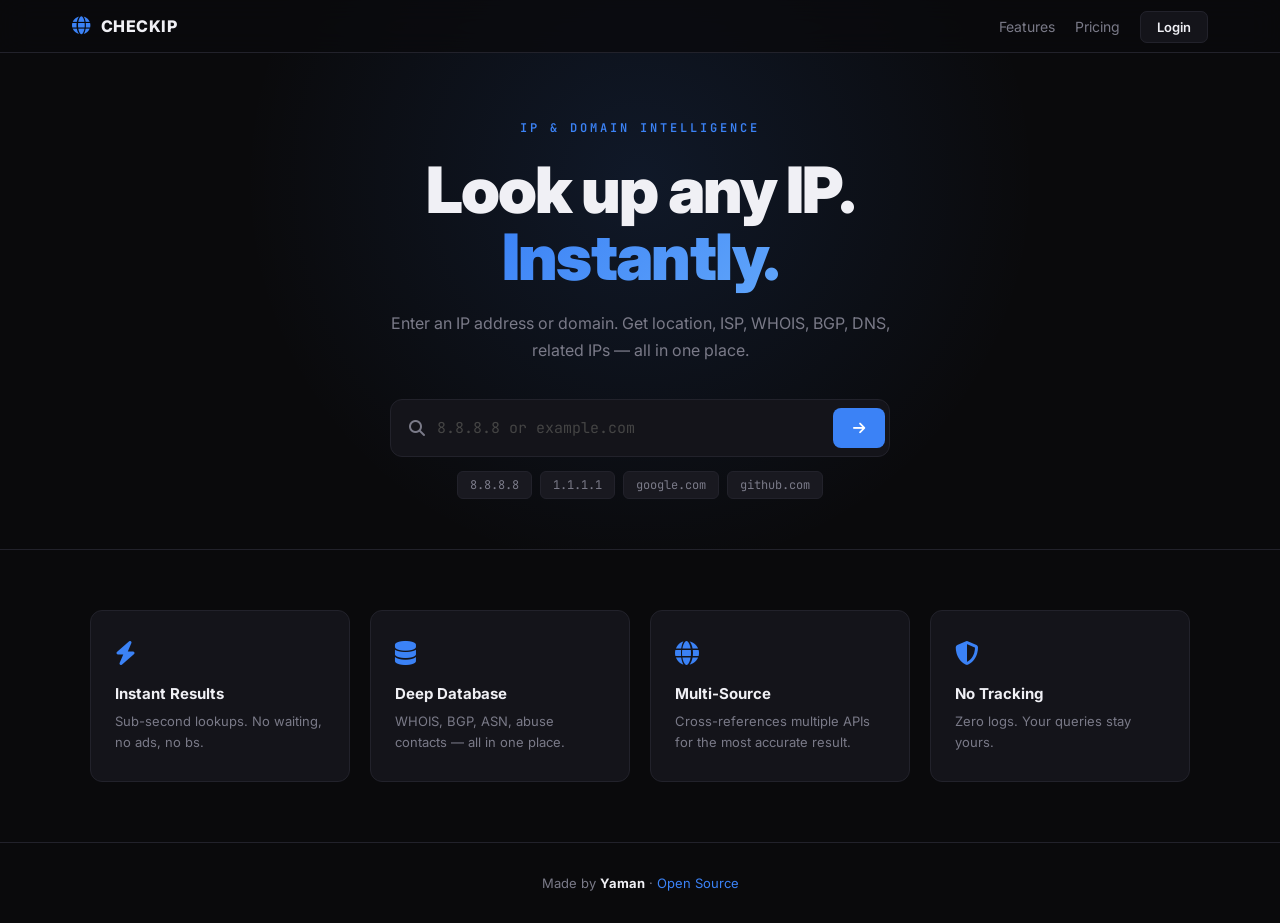
<file: index.html>
<!DOCTYPE html>
<html lang="en">
<head>
    <meta charset="UTF-8">
    <meta name="viewport" content="width=device-width, initial-scale=1.0">
    <title>CheckIP — Fast IP & Domain Lookup</title>
    <link rel="preconnect" href="https://fonts.googleapis.com">
    <link rel="preconnect" href="https://fonts.gstatic.com" crossorigin>
    <link href="https://fonts.googleapis.com/css2?family=Inter:wght@400;500;600;700;800;900&family=JetBrains+Mono:wght@400;500;600&display=swap" rel="stylesheet">
    <link rel="stylesheet" href="https://cdnjs.cloudflare.com/ajax/libs/font-awesome/6.5.1/css/all.min.css">
    <link rel="stylesheet" href="css/style.css">
</head>
<body>
    <nav class="nav">
        <div class="nav-inner">
            <a href="/" class="brand"><i class="fas fa-globe"></i> CHECKIP</a>
            <div class="nav-links">
                <a href="#features">Features</a>
                <a href="/pricing">Pricing</a>
                <div id="navAuth">
                    <a href="/auth" class="nav-btn">Login</a>
                </div>
            </div>
        </div>
    </nav>

    <header class="hero">
        <div class="hero-content">
            <p class="tag mono">IP & DOMAIN INTELLIGENCE</p>
            <h1>Look up any IP.<br><span class="g">Instantly.</span></h1>
            <p class="lead">Enter an IP address or domain. Get location, ISP, WHOIS, BGP, DNS, related IPs — all in one place.</p>
            <div class="search-box">
                <div class="search-wrap">
                    <i class="fas fa-search search-icon"></i>
                    <input type="text" id="query" placeholder="8.8.8.8 or example.com" autocomplete="off" spellcheck="false">
                    <button class="search-btn" id="searchBtn"><i class="fas fa-arrow-right"></i></button>
                </div>
                <div class="search-hints">
                    <span onclick="setQ('8.8.8.8')">8.8.8.8</span>
                    <span onclick="setQ('1.1.1.1')">1.1.1.1</span>
                    <span onclick="setQ('google.com')">google.com</span>
                    <span onclick="setQ('github.com')">github.com</span>
                </div>
            </div>
            <div class="credit-bar" id="creditBar" style="display:none;">
                <i class="fas fa-coins"></i>
                <span>Credits: <b id="creditCount">0</b> / <span id="creditLimit">10</span></span>
                <a href="/pricing" class="credit-upgrade">Upgrade</a>
            </div>
        </div>
        <div class="hero-glow"></div>
    </header>

    <section class="results" id="results" style="display:none;">
        <div class="results-inner">
            <div class="status-bar" id="statusBar">
                <span class="status-dot"></span>
                <span id="statusText">Ready</span>
                <span class="status-time" id="statusTime"></span>
            </div>

            <div class="info-grid" id="infoGrid"></div>

            <div class="section-header"><h2><i class="fas fa-server"></i> BGP / ASN</h2><p>Network origin and prefix data</p></div>
            <div class="info-grid" id="bgpGrid"></div>

            <div class="section-header"><h2><i class="fas fa-shield-alt"></i> WHOIS / Abuse</h2><p>Registration and abuse contact info</p></div>
            <div class="info-grid" id="whoisGrid"></div>

            <div class="section-header"><h2><i class="fas fa-project-diagram"></i> Related IPs</h2><p>IPs from the same /24 range</p></div>
            <div class="related-grid" id="relatedGrid"></div>

            <div class="section-header"><h2><i class="fas fa-list"></i> DNS Records</h2><p>A, AAAA, MX, NS, TXT records</p></div>
            <div class="dns-grid" id="dnsGrid"></div>

            <div class="section-header"><h2><i class="fas fa-history"></i> Recent Lookups</h2><p>Your last 10 queries</p></div>
            <div class="history-grid" id="historyGrid"></div>
        </div>
    </section>

    <section class="features" id="features">
        <div class="features-inner">
            <div class="feat"><div class="feat-icon"><i class="fas fa-bolt"></i></div><h3>Instant Results</h3><p>Sub-second lookups. No waiting, no ads, no bs.</p></div>
            <div class="feat"><div class="feat-icon"><i class="fas fa-database"></i></div><h3>Deep Database</h3><p>WHOIS, BGP, ASN, abuse contacts — all in one place.</p></div>
            <div class="feat"><div class="feat-icon"><i class="fas fa-globe"></i></div><h3>Multi-Source</h3><p>Cross-references multiple APIs for the most accurate result.</p></div>
            <div class="feat"><div class="feat-icon"><i class="fas fa-shield-alt"></i></div><h3>No Tracking</h3><p>Zero logs. Your queries stay yours.</p></div>
        </div>
    </section>

    <footer class="footer">
        <span>Made by <b>Yaman</b> · <a href="https://github.com/ywm1337/checkip" target="_blank">Open Source</a></span>
    </footer>

    <script src="js/app.js"></script>
</body>
</html>
</file>
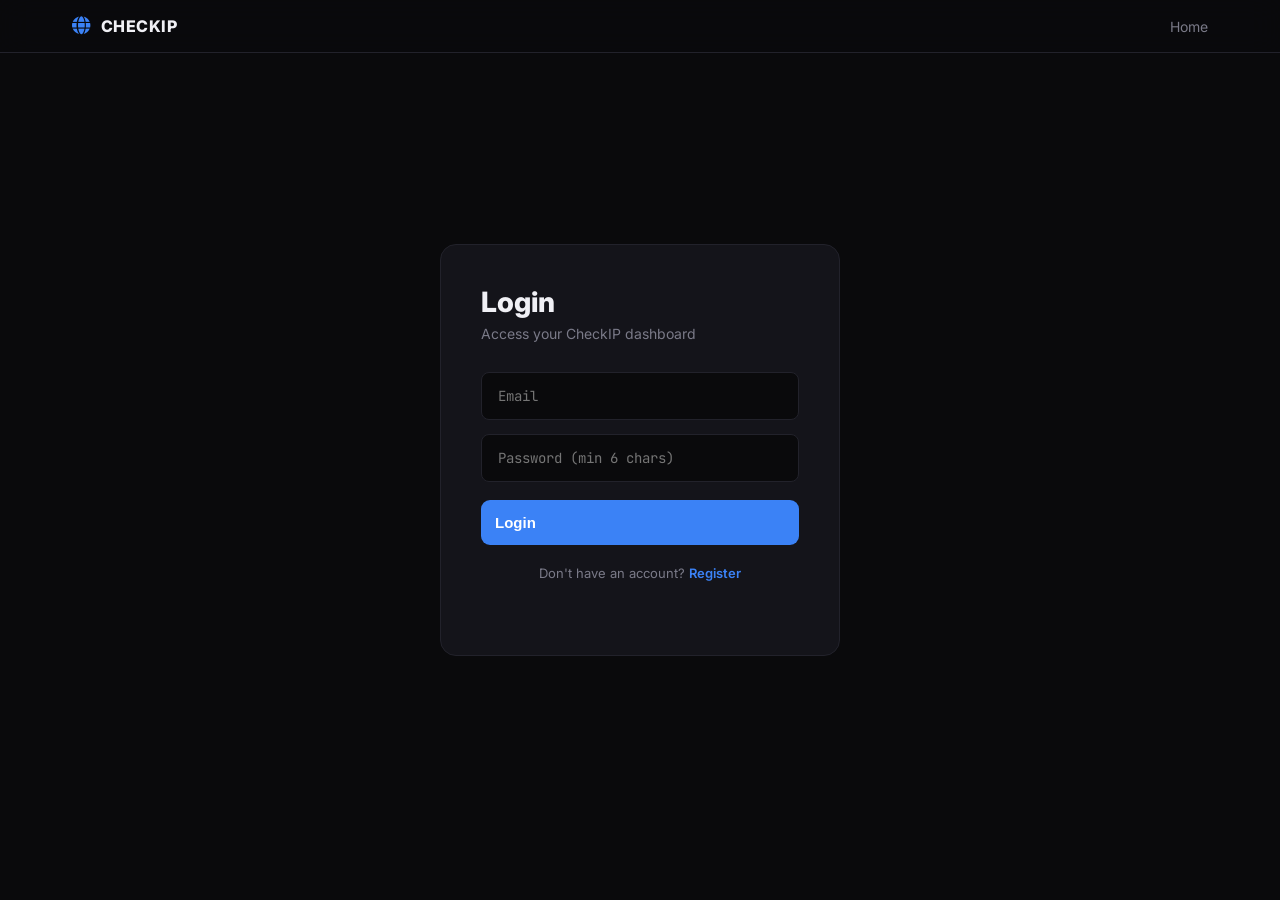
<file: auth.html>
<!DOCTYPE html>
<html lang="en">
<head>
    <meta charset="UTF-8">
    <meta name="viewport" content="width=device-width, initial-scale=1.0">
    <title>Login — CheckIP</title>
    <link rel="preconnect" href="https://fonts.googleapis.com">
    <link rel="preconnect" href="https://fonts.gstatic.com" crossorigin>
    <link href="https://fonts.googleapis.com/css2?family=Inter:wght@400;500;600;700;800;900&family=JetBrains+Mono:wght@400;500;600&display=swap" rel="stylesheet">
    <link rel="stylesheet" href="https://cdnjs.cloudflare.com/ajax/libs/font-awesome/6.5.1/css/all.min.css">
    <link rel="stylesheet" href="css/style.css">
</head>
<body>
    <nav class="nav">
        <div class="nav-inner">
            <a href="/" class="brand"><i class="fas fa-globe"></i> CHECKIP</a>
            <div class="nav-links"><a href="/">Home</a></div>
        </div>
    </nav>

    <div class="auth-page">
        <div class="auth-card">
            <h1 id="authTitle">Login</h1>
            <p class="auth-sub" id="authSub">Access your CheckIP dashboard</p>

            <form id="authForm" onsubmit="return false;">
                <input type="email" id="email" placeholder="Email" required autocomplete="email">
                <input type="password" id="password" placeholder="Password (min 6 chars)" required minlength="6">
                <button type="submit" class="btn btn-primary" id="authBtn">Login</button>
            </form>

            <div class="auth-toggle">
                <span id="toggleText">Don't have an account?</span>
                <a href="#" id="toggleLink" onclick="toggleMode()">Register</a>
            </div>

            <div class="auth-error" id="authError"></div>
        </div>
    </div>

    <script>
        let mode = 'login';
        const form = document.getElementById('authForm');
        const title = document.getElementById('authTitle');
        const sub = document.getElementById('authSub');
        const btn = document.getElementById('authBtn');
        const toggleText = document.getElementById('toggleText');
        const toggleLink = document.getElementById('toggleLink');
        const errorEl = document.getElementById('authError');

        // Already logged in?
        if (localStorage.getItem('checkip_user')) location.href = '/dashboard';

        function toggleMode() {
            mode = mode === 'login' ? 'register' : 'login';
            title.textContent = mode === 'login' ? 'Login' : 'Register';
            sub.textContent = mode === 'login' ? 'Access your CheckIP dashboard' : 'Create a free account (10 lookups/day)';
            btn.textContent = mode === 'login' ? 'Login' : 'Register';
            toggleText.textContent = mode === 'login' ? "Don't have an account?" : 'Already have an account?';
            toggleLink.textContent = mode === 'login' ? 'Register' : 'Login';
            errorEl.textContent = '';
        }

        form.addEventListener('submit', async () => {
            errorEl.textContent = '';
            const email = document.getElementById('email').value;
            const password = document.getElementById('password').value;
            const endpoint = mode === 'login' ? '/api/login' : '/api/register';

            try {
                const res = await fetch(endpoint, {
                    method: 'POST',
                    headers: { 'Content-Type': 'application/json' },
                    body: JSON.stringify({ email, password })
                });
                const data = await res.json();
                if (data.error) { errorEl.textContent = data.error; return; }
                localStorage.setItem('checkip_user', JSON.stringify(data.user));
                location.href = '/dashboard';
            } catch (e) {
                errorEl.textContent = 'Connection error';
            }
        });
    </script>
</body>
</html>
</file>
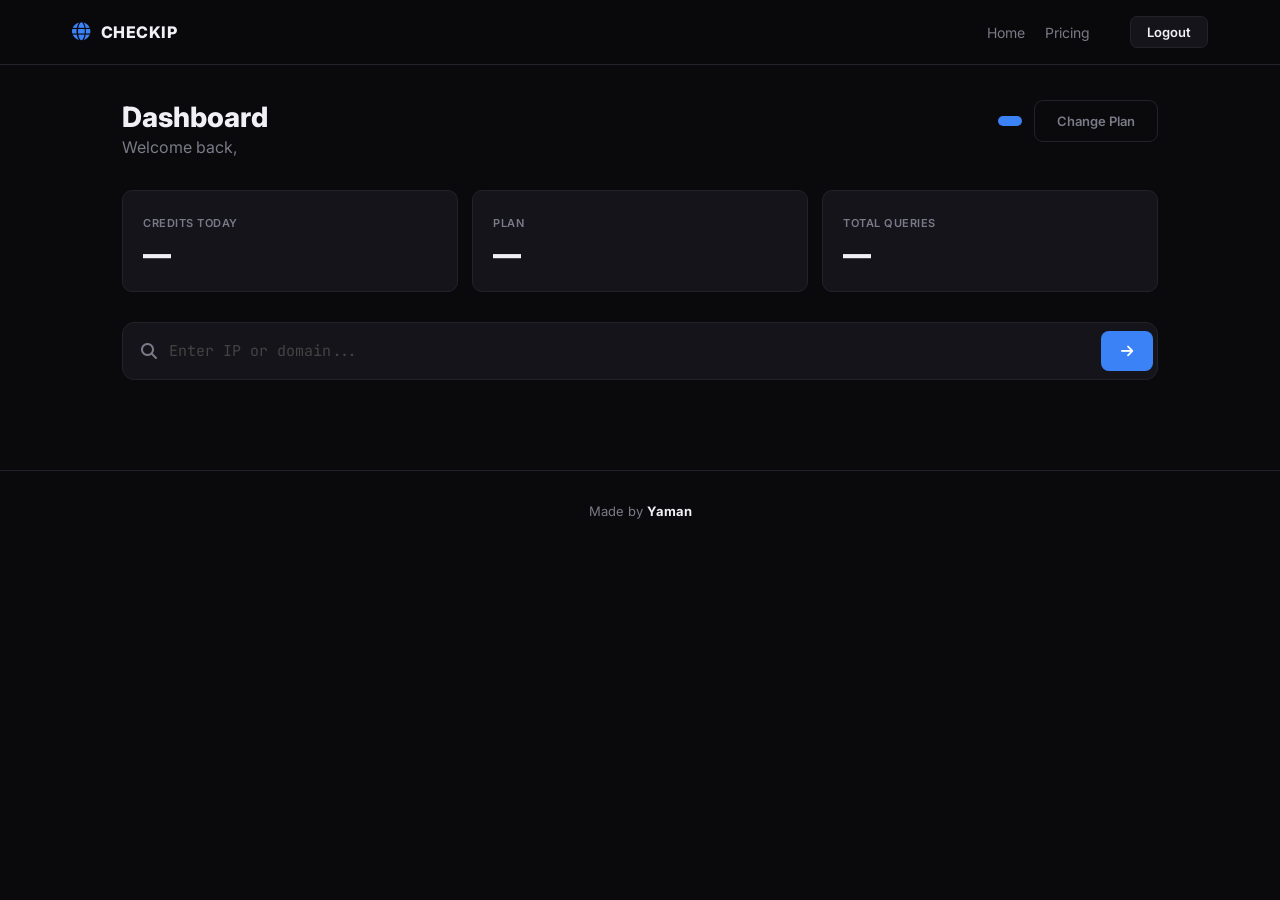
<file: dashboard.html>
<!DOCTYPE html>
<html lang="en">
<head>
    <meta charset="UTF-8">
    <meta name="viewport" content="width=device-width, initial-scale=1.0">
    <title>Dashboard — CheckIP</title>
    <link rel="preconnect" href="https://fonts.googleapis.com">
    <link rel="preconnect" href="https://fonts.gstatic.com" crossorigin>
    <link href="https://fonts.googleapis.com/css2?family=Inter:wght@400;500;600;700;800;900&family=JetBrains+Mono:wght@400;500;600&display=swap" rel="stylesheet">
    <link rel="stylesheet" href="https://cdnjs.cloudflare.com/ajax/libs/font-awesome/6.5.1/css/all.min.css">
    <link rel="stylesheet" href="css/style.css">
</head>
<body>
    <nav class="nav">
        <div class="nav-inner">
            <a href="/" class="brand"><i class="fas fa-globe"></i> CHECKIP</a>
            <div class="nav-links">
                <a href="/">Home</a>
                <a href="/pricing">Pricing</a>
                <span class="nav-user" id="navUser"></span>
                <a href="#" onclick="logout()" class="nav-btn">Logout</a>
            </div>
        </div>
    </nav>

    <div class="dashboard">
        <div class="dash-header">
            <div>
                <h1>Dashboard</h1>
                <p class="lead" style="margin:0;">Welcome back, <span id="dashEmail"></span></p>
            </div>
            <div class="dash-plan">
                <span class="plan-badge" id="dashPlan"></span>
                <a href="/pricing" class="btn btn-ghost" style="font-size:13px;">Change Plan</a>
            </div>
        </div>

        <div class="dash-stats">
            <div class="stat-card">
                <span class="stat-label">Credits Today</span>
                <span class="stat-val" id="dashCredits">—</span>
            </div>
            <div class="stat-card">
                <span class="stat-label">Plan</span>
                <span class="stat-val" id="dashPlanName">—</span>
            </div>
            <div class="stat-card">
                <span class="stat-label">Total Queries</span>
                <span class="stat-val" id="dashTotal">—</span>
            </div>
        </div>

        <div class="dash-search">
            <div class="search-wrap">
                <i class="fas fa-search search-icon"></i>
                <input type="text" id="query" placeholder="Enter IP or domain..." autocomplete="off" spellcheck="false">
                <button class="search-btn" id="searchBtn"><i class="fas fa-arrow-right"></i></button>
            </div>
        </div>

        <div id="results" style="display:none;">
            <div class="status-bar" id="statusBar">
                <span class="status-dot"></span>
                <span id="statusText">Ready</span>
                <span class="status-time" id="statusTime"></span>
            </div>
            <div class="info-grid" id="infoGrid"></div>
            <div class="info-grid" id="bgpGrid"></div>
            <div class="info-grid" id="whoisGrid"></div>
            <div class="section-header"><h2><i class="fas fa-project-diagram"></i> Related IPs</h2></div>
            <div class="related-grid" id="relatedGrid"></div>
            <div class="section-header"><h2><i class="fas fa-list"></i> DNS Records</h2></div>
            <div class="dns-grid" id="dnsGrid"></div>
            <div class="section-header"><h2><i class="fas fa-history"></i> Recent Lookups</h2></div>
            <div class="history-grid" id="historyGrid"></div>
        </div>
    </div>

    <footer class="footer"><span>Made by <b>Yaman</b></span></footer>
    <script src="js/app.js"></script>
    <script>
        const user = JSON.parse(localStorage.getItem('checkip_user') || 'null');
        if (!user) location.href = '/auth';

        document.getElementById('navUser').textContent = user.email;
        document.getElementById('dashEmail').textContent = user.email;
        document.getElementById('dashPlan').textContent = user.plan.toUpperCase();
        document.getElementById('dashPlanName').textContent = user.plan;

        loadCredits();
        loadHistory();

        async function loadCredits() {
            const res = await fetch('/api/credits', { headers: { 'X-User-Id': user.id } });
            const d = await res.json();
            document.getElementById('dashCredits').textContent = d.credits === -1 ? '∞' : d.credits;
        }

        async function loadHistory() {
            const res = await fetch('/api/history', { headers: { 'X-User-Id': user.id } });
            const data = await res.json();
            const grid = document.getElementById('historyGrid');
            grid.innerHTML = '';
            data.slice(0, 10).forEach(h => {
                grid.innerHTML += '<div class="hist-item"><span class="mono">' + h.query + '</span><span class="mut">' + new Date(h.created_at).toLocaleString() + '</span></div>';
            });
        }

        function logout() {
            localStorage.removeItem('checkip_user');
            location.href = '/';
        }
    </script>
</body>
</html>
</file>
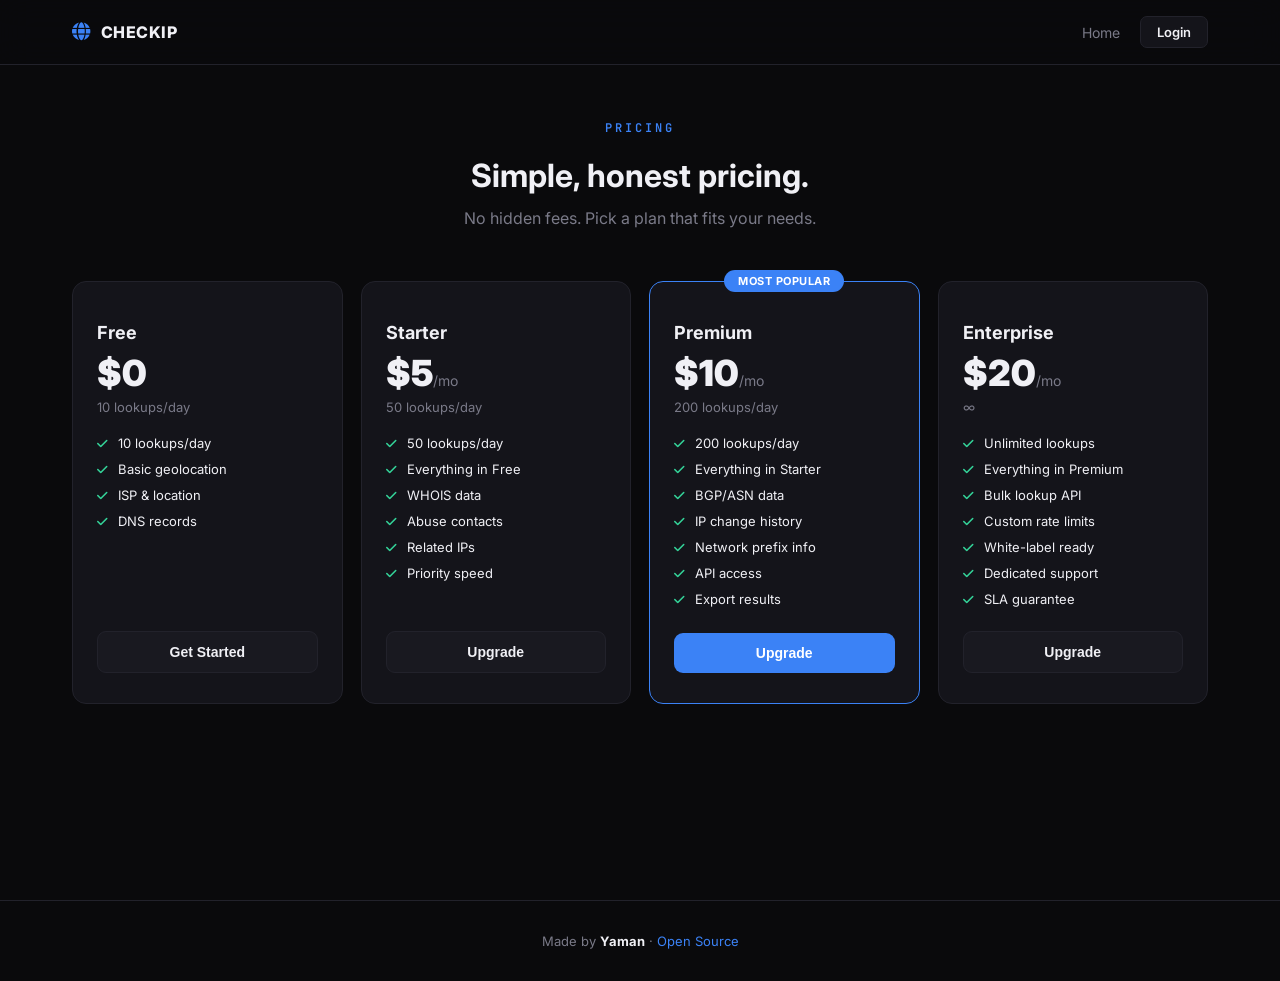
<file: pricing.html>
<!DOCTYPE html>
<html lang="en">
<head>
    <meta charset="UTF-8">
    <meta name="viewport" content="width=device-width, initial-scale=1.0">
    <title>Pricing — CheckIP</title>
    <link rel="preconnect" href="https://fonts.googleapis.com">
    <link rel="preconnect" href="https://fonts.gstatic.com" crossorigin>
    <link href="https://fonts.googleapis.com/css2?family=Inter:wght@400;500;600;700;800;900&family=JetBrains+Mono:wght@400;500;600&display=swap" rel="stylesheet">
    <link rel="stylesheet" href="https://cdnjs.cloudflare.com/ajax/libs/font-awesome/6.5.1/css/all.min.css">
    <link rel="stylesheet" href="css/style.css">
</head>
<body>
    <nav class="nav">
        <div class="nav-inner">
            <a href="/" class="brand"><i class="fas fa-globe"></i> CHECKIP</a>
            <div class="nav-links">
                <a href="/">Home</a>
                <a href="/auth" class="nav-btn">Login</a>
            </div>
        </div>
    </nav>

    <div class="pricing-page">
        <p class="tag mono" style="text-align:center;">PRICING</p>
        <h1 style="text-align:center;margin-bottom:10px;">Simple, honest pricing.</h1>
        <p class="lead" style="text-align:center;max-width:50ch;margin:0 auto 50px;">No hidden fees. Pick a plan that fits your needs.</p>

        <div class="pricing-grid" id="pricingGrid"></div>
    </div>

    <footer class="footer">
        <span>Made by <b>Yaman</b> · <a href="https://github.com/ywm1337/checkip" target="_blank">Open Source</a></span>
    </footer>

    <script>
        const plans = [
            { id:'free', name:'Free', price:0, credits:10, features:['10 lookups/day','Basic geolocation','ISP & location','DNS records'], popular:false },
            { id:'starter', name:'Starter', price:5, credits:50, features:['50 lookups/day','Everything in Free','WHOIS data','Abuse contacts','Related IPs','Priority speed'], popular:false },
            { id:'premium', name:'Premium', price:10, credits:200, features:['200 lookups/day','Everything in Starter','BGP/ASN data','IP change history','Network prefix info','API access','Export results'], popular:true },
            { id:'enterprise', name:'Enterprise', price:20, credits:'∞', features:['Unlimited lookups','Everything in Premium','Bulk lookup API','Custom rate limits','White-label ready','Dedicated support','SLA guarantee'], popular:false },
        ];

        const user = JSON.parse(localStorage.getItem('checkip_user') || 'null');
        const grid = document.getElementById('pricingGrid');

        plans.forEach(p => {
            const isCurrent = user && user.plan === p.id;
            grid.innerHTML += `
                <div class="plan-card ${p.popular ? 'feature' : ''} ${isCurrent ? 'current' : ''}">
                    ${p.popular ? '<span class="badge">MOST POPULAR</span>' : ''}
                    ${isCurrent ? '<span class="badge current-badge">CURRENT PLAN</span>' : ''}
                    <h3>${p.name}</h3>
                    <p class="price">$${p.price}<span>${p.price === 0 ? '' : '/mo'}</span></p>
                    <p class="credits-info">${p.credits}${typeof p.credits === 'number' ? ' lookups/day' : ''}</p>
                    <ul>${p.features.map(f => '<li><i class="fas fa-check"></i> ' + f + '</li>').join('')}</ul>
                    <button class="btn ${p.popular ? 'btn-primary' : 'btn-dark'}" onclick="selectPlan('${p.id}')">${isCurrent ? 'Current' : p.price === 0 ? 'Get Started' : 'Upgrade'}</button>
                </div>
            `;
        });

        function selectPlan(id) {
            if (!user) { location.href = '/auth'; return; }
            if (user.plan === id) return;
            fetch('/api/upgrade', {
                method: 'POST',
                headers: { 'Content-Type': 'application/json', 'X-User-Id': user.id },
                body: JSON.stringify({ plan: id })
            }).then(r => r.json()).then(d => {
                if (d.ok) {
                    user.plan = id;
                    localStorage.setItem('checkip_user', JSON.stringify(user));
                    location.reload();
                }
            });
        }
    </script>
</body>
</html>
</file>
<file: css/style.css>
:root {
    --bg: #0a0a0c; --bg2: #0f0f13; --panel: #14141a; --panel2: #191920;
    --line: #22222b; --text: #f0f0f5; --mut: #7a7a88;
    --acc: #3b82f6; --acc2: #60a5fa; --green: #34d399; --red: #f87171; --yellow: #fbbf24;
    --mono: 'JetBrains Mono', monospace;
}
* { margin:0; padding:0; box-sizing:border-box; }
html { scroll-behavior: smooth; }
body { background:var(--bg); color:var(--text); font-family:'Inter',sans-serif; -webkit-font-smoothing:antialiased; min-height:100vh; }
a { text-decoration:none; color:inherit; }
.mono { font-family:var(--mono); }
.mut { color:var(--mut); }

/* Nav */
.nav { position:fixed; top:0; left:0; right:0; z-index:100; background:rgba(10,10,12,.75); backdrop-filter:blur(16px); border-bottom:1px solid var(--line); }
.nav-inner { max-width:1200px; margin:0 auto; display:flex; justify-content:space-between; align-items:center; padding:16px 32px; }
.brand { font-weight:800; font-size:16px; letter-spacing:.5px; display:flex; align-items:center; gap:10px; }
.brand i { color:var(--acc); font-size:18px; }
.nav-links { display:flex; gap:20px; align-items:center; font-size:14px; color:var(--mut); }
.nav-links a:hover { color:var(--text); }
.nav-btn { background:var(--panel); border:1px solid var(--line); padding:7px 16px; border-radius:7px; color:var(--text) !important; font-weight:600; font-size:13px; }
.nav-btn:hover { border-color:var(--acc); }
.nav-user { color:var(--acc); font-size:13px; font-family:var(--mono); }

/* Hero */
.hero { min-height:60vh; display:flex; align-items:center; justify-content:center; text-align:center; padding:120px 32px 50px; position:relative; overflow:hidden; }
.hero-glow { position:absolute; top:-40%; left:50%; transform:translateX(-50%); width:800px; height:800px; border-radius:50%; background:radial-gradient(circle,rgba(59,130,246,.12) 0%,transparent 70%); pointer-events:none; }
.hero-content { position:relative; z-index:1; max-width:700px; }
.tag { font-size:12px; letter-spacing:3px; color:var(--acc); margin-bottom:20px; font-weight:600; }
.hero h1 { font-size:clamp(38px,6vw,64px); line-height:1.05; font-weight:900; letter-spacing:-.03em; margin-bottom:20px; }
.g { background:linear-gradient(135deg,var(--acc),var(--acc2)); -webkit-background-clip:text; background-clip:text; -webkit-text-fill-color:transparent; }
.lead { color:var(--mut); font-size:16px; line-height:1.65; max-width:50ch; margin:0 auto 36px; }

/* Search */
.search-box { max-width:580px; margin:0 auto; }
.search-wrap { display:flex; align-items:center; background:var(--panel); border:1px solid var(--line); border-radius:12px; padding:4px 4px 4px 18px; transition:border-color .2s; }
.search-wrap:focus-within { border-color:var(--acc); }
.search-icon { color:var(--mut); font-size:16px; margin-right:12px; }
.search-wrap input { flex:1; background:none; border:none; outline:none; color:var(--text); font-family:var(--mono); font-size:15px; padding:14px 0; }
.search-wrap input::placeholder { color:#444; }
.search-btn { background:var(--acc); color:#fff; border:none; font-weight:700; font-size:14px; padding:12px 20px; border-radius:8px; cursor:pointer; transition:background .15s; }
.search-btn:hover { background:#2563eb; }
.search-hints { display:flex; gap:8px; justify-content:center; margin-top:14px; flex-wrap:wrap; }
.search-hints span { font-family:var(--mono); font-size:12px; color:var(--mut); background:var(--panel2); border:1px solid var(--line); border-radius:6px; padding:5px 12px; cursor:pointer; transition:all .15s; }
.search-hints span:hover { border-color:var(--acc); color:var(--text); }

/* Credit bar */
.credit-bar { display:flex; align-items:center; gap:10px; justify-content:center; margin-top:18px; font-size:13px; color:var(--mut); background:var(--panel); border:1px solid var(--line); border-radius:8px; padding:10px 20px; }
.credit-bar i { color:var(--yellow); }
.credit-upgrade { color:var(--acc); font-weight:600; margin-left:6px; }
.credit-upgrade:hover { text-decoration:underline; }

/* Results */
.results { max-width:1100px; margin:0 auto; padding:0 32px 60px; }
.status-bar { display:flex; align-items:center; gap:10px; background:var(--panel); border:1px solid var(--line); border-radius:10px; padding:12px 20px; margin-bottom:24px; font-size:13px; }
.status-dot { width:8px; height:8px; border-radius:50%; background:var(--green); }
.status-dot.loading { background:var(--yellow); animation:pulse 1s infinite; }
.status-dot.error { background:var(--red); }
.status-time { margin-left:auto; color:var(--mut); font-family:var(--mono); font-size:12px; }
@keyframes pulse { 0%,100% { opacity:1; } 50% { opacity:.4; } }

.info-grid { display:grid; grid-template-columns:repeat(4,1fr); gap:12px; margin-bottom:30px; }
.info-card { background:var(--panel); border:1px solid var(--line); border-radius:10px; padding:18px; display:flex; flex-direction:column; gap:6px; transition:border-color .2s; }
.info-card:hover { border-color:var(--acc); }
.info-label { font-size:11px; color:var(--mut); letter-spacing:.5px; text-transform:uppercase; font-weight:600; }
.info-val { font-size:14px; font-weight:600; word-break:break-all; }

.section-header { margin-bottom:16px; margin-top:20px; }
.section-header h2 { font-size:18px; font-weight:700; display:flex; align-items:center; gap:10px; }
.section-header h2 i { color:var(--acc); font-size:16px; }
.section-header p { color:var(--mut); font-size:13px; margin-top:4px; }

.related-grid,.dns-grid,.history-grid { display:grid; grid-template-columns:repeat(auto-fill,minmax(260px,1fr)); gap:10px; margin-bottom:30px; }
.rel-item,.dns-item,.hist-item { background:var(--panel); border:1px solid var(--line); border-radius:8px; padding:14px 16px; font-family:var(--mono); font-size:13px; display:flex; justify-content:space-between; align-items:center; transition:border-color .2s; }
.rel-item:hover,.dns-item:hover { border-color:var(--acc); }
.rel-ip { color:var(--text); font-weight:600; }
.rel-tag,.dns-type { color:var(--acc); font-weight:700; min-width:36px; font-size:10px; background:var(--panel2); padding:3px 8px; border-radius:4px; }
.dns-val { color:var(--mut); font-size:12px; overflow:hidden; text-overflow:ellipsis; max-width:180px; }
.empty-state { grid-column:1/-1; display:flex; align-items:center; justify-content:center; gap:10px; padding:30px; color:var(--mut); font-size:14px; }

/* Features */
.features { border-top:1px solid var(--line); padding:60px 32px; }
.features-inner { max-width:1100px; margin:0 auto; display:grid; grid-template-columns:repeat(4,1fr); gap:20px; }
.feat { background:var(--panel); border:1px solid var(--line); border-radius:12px; padding:28px 24px; transition:border-color .2s; }
.feat:hover { border-color:var(--acc); }
.feat-icon { font-size:24px; color:var(--acc); margin-bottom:16px; }
.feat h3 { font-size:15px; font-weight:700; margin-bottom:8px; }
.feat p { color:var(--mut); font-size:13px; line-height:1.6; }

/* Footer */
.footer { border-top:1px solid var(--line); padding:32px; text-align:center; color:var(--mut); font-size:13px; }
.footer b { color:var(--text); }
.footer a { color:var(--acc); }
.footer a:hover { text-decoration:underline; }

/* Auth */
.auth-page { min-height:100vh; display:flex; align-items:center; justify-content:center; padding:100px 32px; }
.auth-card { background:var(--panel); border:1px solid var(--line); border-radius:16px; padding:40px; width:100%; max-width:400px; }
.auth-card h1 { font-size:28px; font-weight:800; margin-bottom:6px; }
.auth-sub { color:var(--mut); font-size:14px; margin-bottom:30px; }
.auth-card form { display:flex; flex-direction:column; gap:14px; }
.auth-card input { background:var(--bg); border:1px solid var(--line); border-radius:8px; padding:14px 16px; color:var(--text); font-size:14px; font-family:var(--mono); outline:none; transition:border-color .2s; }
.auth-card input:focus { border-color:var(--acc); }
.auth-card .btn { width:100%; padding:14px; font-size:15px; margin-top:4px; }
.auth-toggle { text-align:center; margin-top:20px; font-size:13px; color:var(--mut); }
.auth-toggle a { color:var(--acc); font-weight:600; }
.auth-toggle a:hover { text-decoration:underline; }
.auth-error { color:var(--red); font-size:13px; text-align:center; margin-top:14px; min-height:20px; }

/* Pricing */
.pricing-page { min-height:100vh; padding:120px 32px 60px; max-width:1200px; margin:0 auto; }
.pricing-grid { display:grid; grid-template-columns:repeat(4,1fr); gap:18px; }
.plan-card { background:var(--panel); border:1px solid var(--line); border-radius:14px; padding:30px 24px; display:flex; flex-direction:column; position:relative; transition:border-color .2s; }
.plan-card:hover { border-color:var(--acc); }
.plan-card.feature { border-color:var(--acc); }
.plan-card.current { border-color:var(--green); }
.badge { position:absolute; top:-12px; left:50%; transform:translateX(-50%); background:var(--acc); color:#fff; font-size:11px; font-weight:700; padding:4px 14px; border-radius:20px; letter-spacing:.5px; }
.current-badge { background:var(--green); }
.plan-card h3 { font-size:18px; font-weight:700; margin-bottom:8px; margin-top:10px; }
.plan-card .price { font-size:36px; font-weight:900; margin-bottom:4px; }
.plan-card .price span { font-size:14px; color:var(--mut); font-weight:400; }
.plan-card .credits-info { color:var(--mut); font-size:13px; margin-bottom:20px; }
.plan-card ul { list-style:none; margin-bottom:24px; flex:1; display:flex; flex-direction:column; gap:10px; }
.plan-card li { font-size:13px; color:var(--text); display:flex; gap:10px; align-items:flex-start; }
.plan-card li i { color:var(--green); font-size:12px; margin-top:3px; }
.plan-card .btn { width:100%; text-align:center; justify-content:center; }

/* Dashboard */
.dashboard { max-width:1100px; margin:0 auto; padding:100px 32px 60px; }
.dash-header { display:flex; justify-content:space-between; align-items:flex-start; margin-bottom:30px; }
.dash-header h1 { font-size:28px; font-weight:800; }
.dash-plan { display:flex; align-items:center; gap:12px; }
.plan-badge { font-family:var(--mono); font-size:12px; font-weight:700; background:var(--acc); color:#fff; padding:5px 12px; border-radius:6px; }
.dash-stats { display:grid; grid-template-columns:repeat(3,1fr); gap:14px; margin-bottom:30px; }
.stat-card { background:var(--panel); border:1px solid var(--line); border-radius:10px; padding:20px; }
.stat-label { font-size:11px; color:var(--mut); text-transform:uppercase; letter-spacing:.5px; font-weight:600; }
.stat-val { display:block; font-size:28px; font-weight:900; margin-top:6px; }
.dash-search { margin-bottom:30px; }
.dash-search .search-wrap { max-width:100%; }
.hist-item .mut { font-size:12px; }

/* Buttons */
.btn { display:inline-flex; align-items:center; gap:10px; font-size:14px; font-weight:600; padding:12px 22px; border-radius:9px; border:none; cursor:pointer; transition:all .15s; }
.btn:active { transform:translateY(1px); }
.btn-primary { background:var(--acc); color:#fff; }
.btn-primary:hover { background:#2563eb; }
.btn-dark { background:var(--panel2); color:var(--text); border:1px solid var(--line); }
.btn-dark:hover { border-color:var(--acc); }
.btn-ghost { background:none; color:var(--mut); border:1px solid var(--line); }
.btn-ghost:hover { border-color:var(--acc); color:var(--text); }

@media (max-width:900px) {
    .info-grid { grid-template-columns:repeat(2,1fr); }
    .features-inner { grid-template-columns:repeat(2,1fr); }
    .pricing-grid { grid-template-columns:repeat(2,1fr); }
    .dash-stats { grid-template-columns:1fr; }
}
@media (max-width:600px) {
    .info-grid { grid-template-columns:1fr; }
    .features-inner { grid-template-columns:1fr; }
    .pricing-grid { grid-template-columns:1fr; }
    .nav-links a:not(.nav-btn):not(.nav-user) { display:none; }
    .dash-header { flex-direction:column; gap:16px; }
}
</file>
